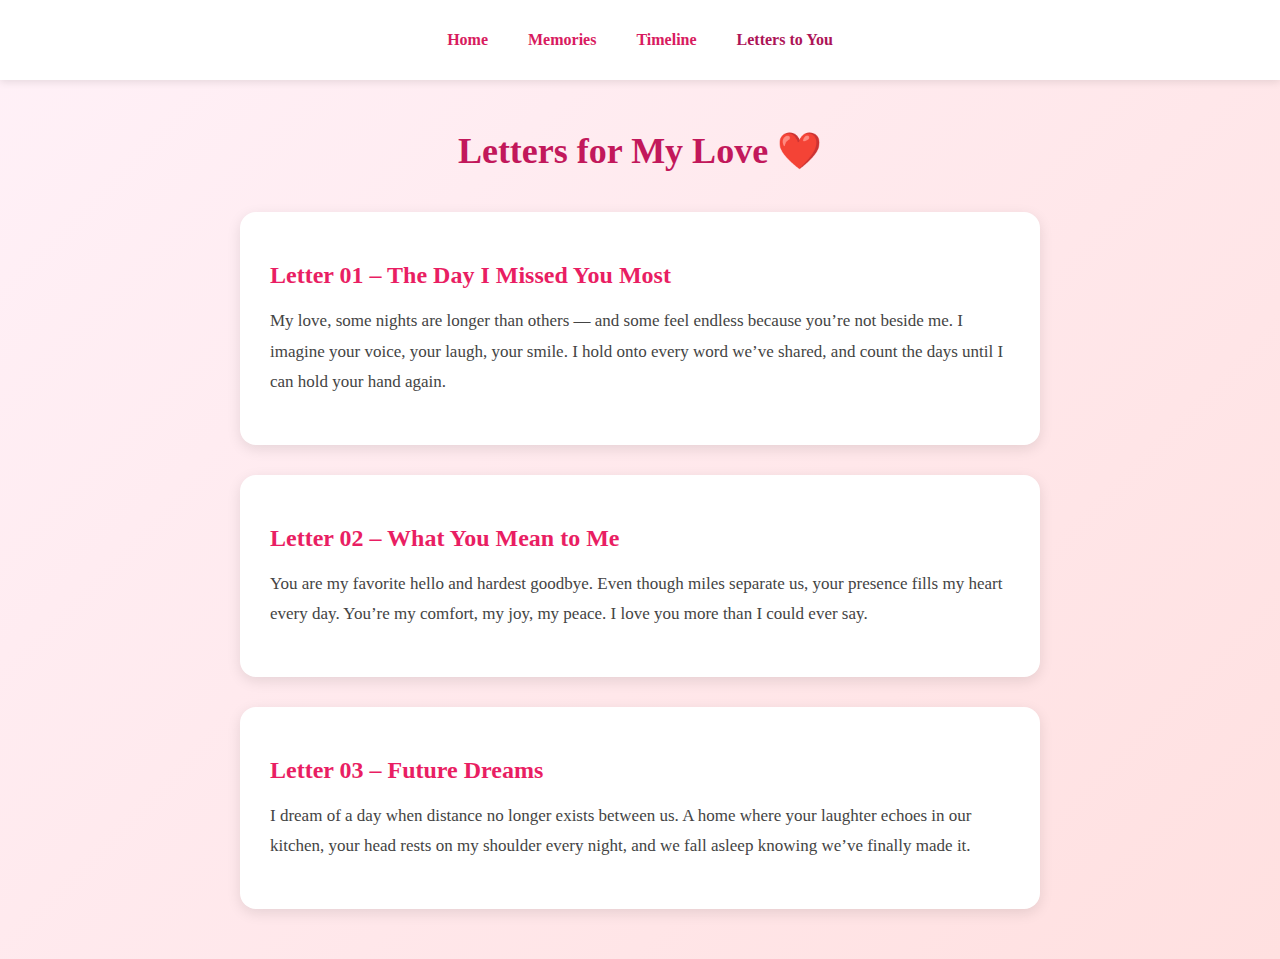
<file: letters.html>
<!DOCTYPE html>
<html lang="en">
<head>
  <meta charset="UTF-8">
  <meta name="viewport" content="width=device-width, initial-scale=1.0">
  <title>Letters to You</title>
  <link rel="stylesheet" href="letters.css">
</head>
<body>
  <nav class="navbar">
    <ul>
      <li><a href="index.html">Home</a></li>
      <li><a href="memories.html">Memories</a></li>
      <li><a href="timeline.html">Timeline</a></li>
      <li><a href="letters.html" class="active">Letters to You</a></li>
    </ul>
  </nav>

  <section class="letters">
    <h1>Letters for My Love ❤️</h1>

    <div class="letter">
      <h2>Letter 01 – The Day I Missed You Most</h2>
      <p>
        My love, some nights are longer than others — and some feel endless because you’re not beside me.
        I imagine your voice, your laugh, your smile. I hold onto every word we’ve shared, and count the days until I can hold your hand again.
      </p>
    </div>

    <div class="letter">
      <h2>Letter 02 – What You Mean to Me</h2>
      <p>
        You are my favorite hello and hardest goodbye. Even though miles separate us, your presence fills my heart every day.
        You’re my comfort, my joy, my peace. I love you more than I could ever say.
      </p>
    </div>

    <div class="letter">
      <h2>Letter 03 – Future Dreams</h2>
      <p>
        I dream of a day when distance no longer exists between us. A home where your laughter echoes in our kitchen, your head rests on my shoulder every night, and we fall asleep knowing we’ve finally made it.
      </p>
    </div>

    <!-- Add more letters here -->
  </section>
</body>
</html>
</file>
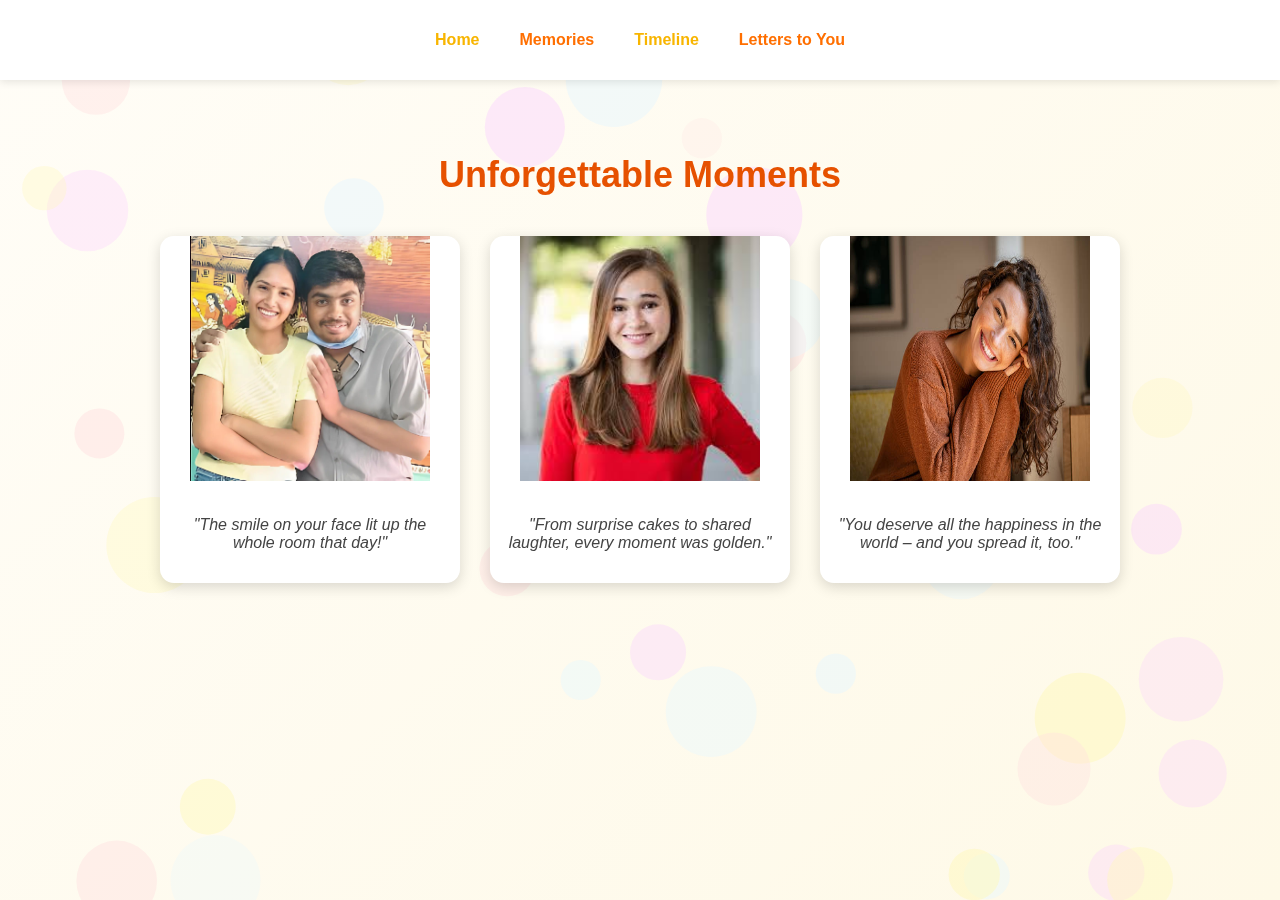
<file: memories.html>
<!DOCTYPE html>
<html lang="en">
<head>
  <meta charset="UTF-8" />
  <meta name="viewport" content="width=device-width, initial-scale=1.0"/>
  <title>Memories</title>
  <link rel="stylesheet" href="memories.css">
  <style>
    body {
      margin: 0;
      font-family: 'Segoe UI', sans-serif;
      background: #fef9e7;
      color: #444;
    }

    #memoriesCanvas {
      position: fixed;
      top: 0;
      left: 0;
      width: 100%;
      height: 100%;
      z-index: -1;
      pointer-events: none;
      background: linear-gradient(135deg, #fffdf7 0%, #fef9e7 100%);
    }

    .navbar {
      background-color: #fff;
      padding: 15px;
      box-shadow: 0 2px 8px rgba(0,0,0,0.1);
      text-align: center;
    }

    .navbar ul {
      list-style: none;
      padding: 0;
      display: flex;
      justify-content: center;
      gap: 40px;
    }

    .navbar a {
      text-decoration: none;
      color: #f8b500;
      font-weight: bold;
    }

    .navbar a:hover, .navbar a.active {
      color: #ff6f00;
    }

    .memories {
      padding: 50px 20px;
      text-align: center;
    }

    .title {
      font-size: 36px;
      color: #e65100;
      margin-bottom: 40px;
    }

    .memory-grid {
      display: flex;
      flex-wrap: wrap;
      justify-content: center;
      gap: 30px;
    }

    .memory-card {
      background: #fff;
      border-radius: 14px;
      box-shadow: 0 4px 14px rgba(0,0,0,0.15);
      overflow: hidden;
      width: 300px;
      transition: transform 0.3s;
    }

    .memory-card:hover {
      transform: scale(1.03);
    }

    .memory-card img {
      width: 80%;
      height: 245px;
      object-fit:fill;
    }
    .memory-card p {
      padding: 15px;
      font-style: italic;
      font-size: 16px;
    }
  </style>
</head>
<body>
  <canvas id="memoriesCanvas"></canvas>

  <nav class="navbar">
    <ul>
      <li><a href="index.html">Home</a></li>
      <li><a href="memories.html" class="active">Memories</a></li>
      <li><a href="timeline.html">Timeline</a></li>
      <li><a href="letters.html" class="active">Letters to You</a></li>
    </ul>
  </nav>

  <section class="memories">
    <h1 class="title">Unforgettable Moments</h1>
    <div class="memory-grid">
      <div class="memory-card">
        <img src="photo1.jpg" alt="Memory 1">
        <p>"The smile on your face lit up the whole room that day!"</p>
      </div>
      <div class="memory-card">
        <img src="photo2.jpg" alt="Memory 2">
        <p>"From surprise cakes to shared laughter, every moment was golden."</p>
      </div>
      <div class="memory-card">
        <img src="photo3.jpg" alt="Memory 3">
        <p>"You deserve all the happiness in the world – and you spread it, too."</p>
      </div>
    </div>
  </section>

  <script>
    const canvas = document.getElementById("memoriesCanvas");
    const ctx = canvas.getContext("2d");
    canvas.width = window.innerWidth;
    canvas.height = window.innerHeight;

    let width = canvas.width;
    let height = canvas.height;

    window.addEventListener("resize", () => {
      canvas.width = width = window.innerWidth;
      canvas.height = height = window.innerHeight;
    });

    const colors = ["#ffe0e0", "#fff8b3", "#e6f7ff", "#fbd1ff"];
    const orbs = [];

    class Orb {
      constructor() {
        this.reset();
      }

      reset() {
        this.x = Math.random() * width;
        this.y = Math.random() * height;
        this.r = 20 + Math.random() * 30;
        this.color = colors[Math.floor(Math.random() * colors.length)];
        this.alpha = 0.2 + Math.random() * 0.3;
        this.speedX = (Math.random() - 0.5) * 0.3;
        this.speedY = (Math.random() - 0.5) * 0.3;
      }

      update() {
        this.x += this.speedX;
        this.y += this.speedY;
        if (this.x < -this.r || this.x > width + this.r || this.y < -this.r || this.y > height + this.r) {
          this.reset();
        }
      }

      draw() {
        ctx.beginPath();
        ctx.arc(this.x, this.y, this.r, 0, Math.PI * 2);
        ctx.fillStyle = this.color;
        ctx.globalAlpha = this.alpha;
        ctx.fill();
        ctx.globalAlpha = 1;
      }
    }

    for (let i = 0; i < 40; i++) orbs.push(new Orb());

    function animate() {
      ctx.clearRect(0, 0, width, height);
      orbs.forEach(orb => {
        orb.update();
        orb.draw();
      });
      requestAnimationFrame(animate);
    }

    animate();
  </script>
</body>
</html>
</file>
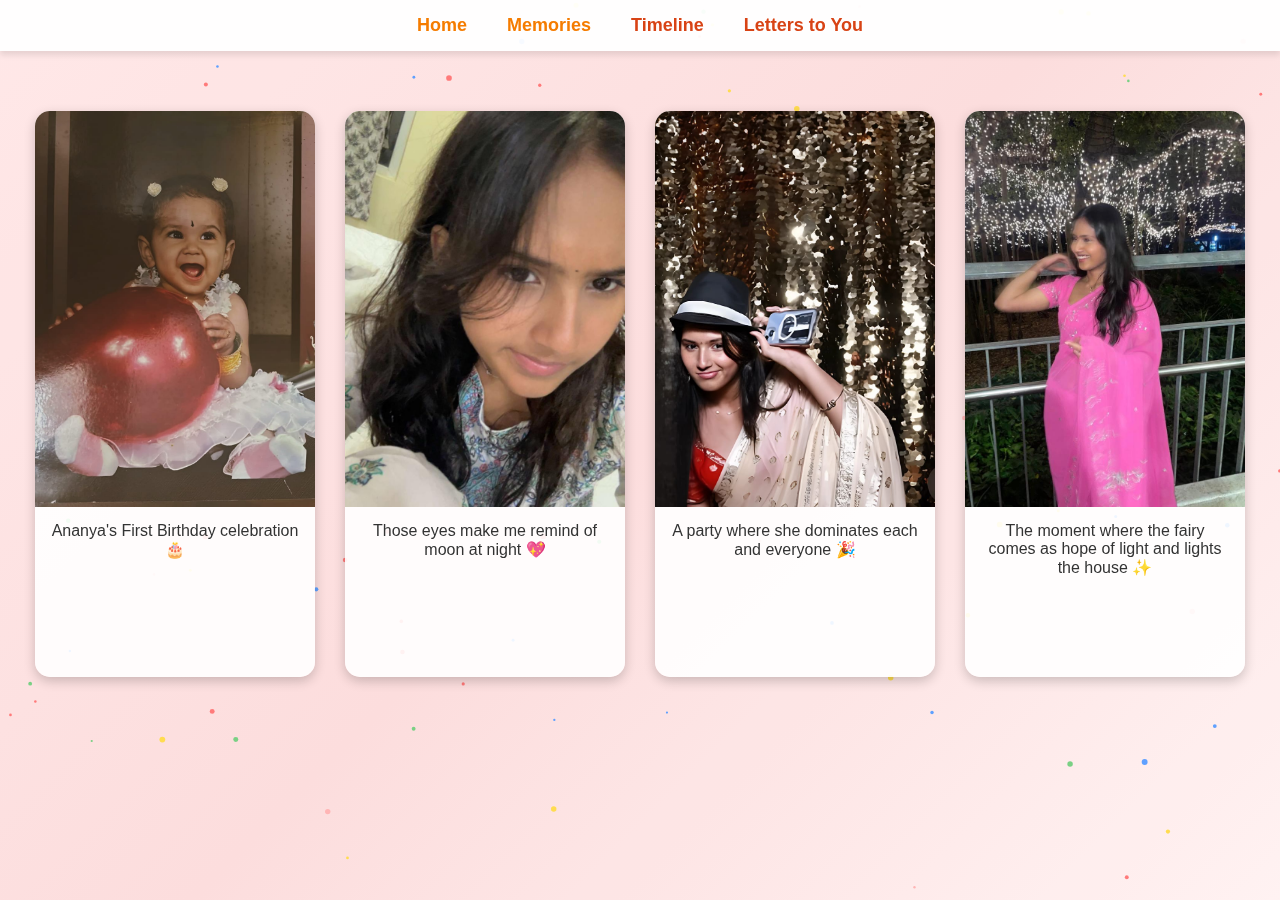
<file: timeline.html>
<!DOCTYPE html>
<html lang="en">
<head>
  <meta charset="UTF-8" />
  <meta name="viewport" content="width=device-width, initial-scale=1.0"/>
  <title>Timeline - Birthday Memories</title>
  <link rel="stylesheet" href="timeline.css">
  <style>
    body {
      margin: 0;
      font-family: 'Segoe UI', sans-serif;
      background-color: #fdf6e3;
      overflow-x: hidden;
    }

    canvas {
      position: fixed;
      top: 0;
      left: 0;
      width: 100%;
      height: 100%;
      z-index: -1;
    }

    .navbar {
      background-color: rgba(255, 255, 255, 0.95);
      padding: 15px 30px;
      box-shadow: 0 4px 6px rgba(0,0,0,0.1);
      position: sticky;
      top: 0;
      z-index: 10;
    }

    .navbar ul {
      display: flex;
      justify-content: center;
      list-style: none;
      gap: 40px;
      padding: 0;
    }

    .navbar a {
      text-decoration: none;
      color: #f57c00;
      font-weight: bold;
      font-size: 18px;
    }

    .navbar a.active,
    .navbar a:hover {
      color: #d84315;
    }

    .gallery {
      display: flex;
      flex-wrap: wrap;
      justify-content: center;
      gap: 30px;
      padding: 60px 30px;
    }

    .card {
      background: rgba(255, 255, 255, 0.9);
      border-radius: 15px;
      overflow: hidden;
      box-shadow: 0 4px 12px rgba(0,0,0,0.2);
      max-width: 280px;
      transition: transform 0.3s;
    }

    .card:hover {
      transform: scale(1.05);
    }

    .card img {
      width: 100%;
      height: 70%;
      display: block;
    }

    .caption {
      padding: 15px;
      text-align: center;
      font-size: 16px;
      color: #333;
    }
  </style>
</head>
<body>
  <canvas id="timelineCanvas"></canvas>

  <!-- Navigation Bar -->
  <nav class="navbar">
    <ul>
      <li><a href="index.html">Home</a></li>
      <li><a href="memories.html">Memories</a></li>
      <li><a href="timeline.html" class="active">Timeline</a></li>
     <li><a href="letters.html" class="active">Letters to You</a></li>
    </ul>
  </nav>

  <!-- Timeline / Gallery Section -->
  <section class="gallery">
    <div class="card">
      <img src="photo5.jpg" alt="Memory 1">
      <p class="caption">Ananya's First Birthday celebration 🎂</p>
    </div>
    <div class="card">
      <img src="photo6.jpg" alt="Memory 2">
      <p class="caption">Those eyes make me remind of moon at night 💖</p>
    </div>
    <div class="card">
      <img src="photo7.jpg" alt="Memory 3">
      <p class="caption">A party where she dominates each and everyone 🎉</p>
    </div>
    <div class="card">
      <img src="photo8.jpg" alt="Memory 4">
      <p class="caption">The moment where the fairy comes as hope of light and lights the house ✨</p>
    </div>
   
  </section>

  <!-- Canvas Animation Script -->
  <script>
    const canvas = document.getElementById("timelineCanvas");
    const ctx = canvas.getContext("2d");
    canvas.width = window.innerWidth;
    canvas.height = window.innerHeight;

    const particles = [];
    const colors = ["#FF6B6B", "#FFD93D", "#6BCB77", "#4D96FF", "#FFADAD"];

    class Particle {
      constructor() {
        this.x = Math.random() * canvas.width;
        this.y = Math.random() * canvas.height;
        this.radius = Math.random() * 2 + 1;
        this.color = colors[Math.floor(Math.random() * colors.length)];
        this.speedX = (Math.random() - 0.5) * 1.5;
        this.speedY = (Math.random() - 0.5) * 1.5;
      }
      update() {
        this.x += this.speedX;
        this.y += this.speedY;
        if (this.x < 0 || this.x > canvas.width || this.y < 0 || this.y > canvas.height) {
          this.x = Math.random() * canvas.width;
          this.y = Math.random() * canvas.height;
        }
      }
      draw() {
        ctx.beginPath();
        ctx.arc(this.x, this.y, this.radius, 0, Math.PI * 2);
        ctx.fillStyle = this.color;
        ctx.fill();
      }
    }

    function initParticles() {
      for (let i = 0; i < 100; i++) {
        particles.push(new Particle());
      }
    }

    function animate() {
      ctx.clearRect(0, 0, canvas.width, canvas.height);
      particles.forEach(p => {
        p.update();
        p.draw();
      });
      requestAnimationFrame(animate);
    }

    initParticles();
    animate();
  </script>
</body>
</html>
</file>
<file: letters.css>
body {
  margin: 0;
  font-family: 'Georgia', serif;
  background: linear-gradient(135deg, #fff1f8, #ffe0e0);
  color: #444;
}

.navbar {
  background-color: #fff;
  padding: 15px;
  box-shadow: 0 2px 8px rgba(0,0,0,0.1);
  text-align: center;
}

.navbar ul {
  list-style: none;
  padding: 0;
  display: flex;
  justify-content: center;
  gap: 40px;
}

.navbar a {
  text-decoration: none;
  color: #d81b60;
  font-weight: bold;
}

.navbar a:hover, .navbar a.active {
  color: #ad1457;
}

.letters {
  max-width: 800px;
  margin: 50px auto;
  padding: 0 20px;
}

.letters h1 {
  text-align: center;
  font-size: 36px;
  color: #c2185b;
  margin-bottom: 40px;
}

.letter {
  background: #fff;
  padding: 30px;
  border-radius: 16px;
  margin-bottom: 30px;
  box-shadow: 0 4px 14px rgba(0, 0, 0, 0.1);
  animation: fadeIn 1s ease;
}

.letter h2 {
  margin-bottom: 15px;
  color: #e91e63;
}

.letter p {
  line-height: 1.8;
  font-size: 17px;
}

@keyframes fadeIn {
  from {
    opacity: 0;
    transform: translateY(25px);
  }
  to {
    opacity: 1;
    transform: translateY(0);
  }
}
</file>
<file: memories.css>
body {
  margin: 0;
  font-family: 'Segoe UI', sans-serif;
  background: #fef9e7;
  color: #444;
}

.navbar {
  background-color: #fff;
  padding: 15px;
  box-shadow: 0 2px 8px rgba(0,0,0,0.1);
  text-align: center;
}

.navbar ul {
  list-style: none;
  padding: 0;
  display: flex;
  justify-content: center;
  gap: 40px;
}

.navbar a {
  text-decoration: none;
  color: #f8b500;
  font-weight: bold;
}

.navbar a:hover, .navbar a.active {
  color: #ff6f00;
}

.memories {
  padding: 50px 20px;
  text-align: center;
}

.title {
  font-size: 36px;
  color: #e65100;
  margin-bottom: 40px;
}

.memory-grid {
  display: flex;
  flex-wrap: wrap;
  justify-content: center;
  gap: 30px;
}

.memory-card {
  background: #fff;
  border-radius: 14px;
  box-shadow: 0 4px 14px rgba(0,0,0,0.15);
  overflow: hidden;
  width: 300px;
  transition: transform 0.3s;
}

.memory-card:hover {
  transform: scale(1.03);
}

.memory-card img {
  width: 100%;
  height: 200px;
  object-fit: cover;
}

.memory-card p {
  padding: 15px;
  font-style: italic;
  font-size: 16px;
}
#memoriesCanvas {
  position: fixed;
  top: 0; left: 0;
  width: 100%;
  height: 100%;
  z-index: -1;
  pointer-events: none;
  background: linear-gradient(135deg, #fffdf7 0%, #fef9e7 100%);
}
</file>
<file: timeline.css>
/* Reset & Base */
* {
  margin: 0;
  padding: 0;
  box-sizing: border-box;
}

body {
  font-family: 'Segoe UI', sans-serif;

  background: linear-gradient(135deg, #ffe6e6 0%, #fcdada 50%, #fff1f1 100%);


  color: #333;
  min-height: 100vh;
  position: relative;
}

body::before {
  content: "";
  position: fixed;
  top: 0;
  left: 0;
  width: 100%;
  height: 100%;
  background: rgba(255, 255, 255, 0.1);
  z-index: -1;
  pointer-events: none;
}

canvas#timelineCanvas {
  position: fixed;
  top: 0;
  left: 0;
  width: 100%;
  height: 100%;
  z-index: -2;
  pointer-events: none;
}

/* Navigation Bar */
.navbar {
  background-color: #fff;
  padding: 15px 30px;
  box-shadow: 0 4px 6px rgba(0,0,0,0.1);
  position: sticky;
  top: 0;
  z-index: 10;
}

.navbar ul {
  display: flex;
  justify-content: center;
  list-style: none;
  gap: 40px;
}

.navbar a {
  text-decoration: none;
  color: #f8b500;
  font-weight: bold;
  font-size: 18px;
  transition: color 0.3s ease;
}

.navbar a:hover,
.navbar a.active {
  color: #ff5722;
}

/* Gallery / Timeline Section */
.gallery {
  display: flex;
  flex-wrap: wrap;
  justify-content: center;
  gap: 30px;
  padding: 60px 30px;
}

.card {
  background-color: #fff;
  border-radius: 16px;
  box-shadow: 0 6px 18px rgba(0, 0, 0, 0.15);
  overflow: hidden;
  width: 280px;
  transition: transform 0.3s, box-shadow 0.3s;
  animation: fadeInUp 1s ease both;
}

.card:hover {
  transform: translateY(-10px);
  box-shadow: 0 10px 30px rgba(255, 168, 0, 0.3);
}

.card img {
  width: 100%;
  height: 200px;
  object-fit: cover;
  transition: transform 0.3s ease;
}

.card:hover img {
  transform: scale(1.05);
}

.caption {
  padding: 15px;
  font-size: 16px;
  color: #333;
  text-align: center;
}

/* Fade-in Animation */
@keyframes fadeInUp {
  from {
    opacity: 0;
    transform: translateY(30px);
  }
  to {
    opacity: 1;
    transform: translateY(0);
  }
}

/* Responsive */
@media (max-width: 600px) {
  .card {
    width: 90%;
  }

  .navbar ul {
    flex-direction: column;
    gap: 10px;
  }
}
</file>
